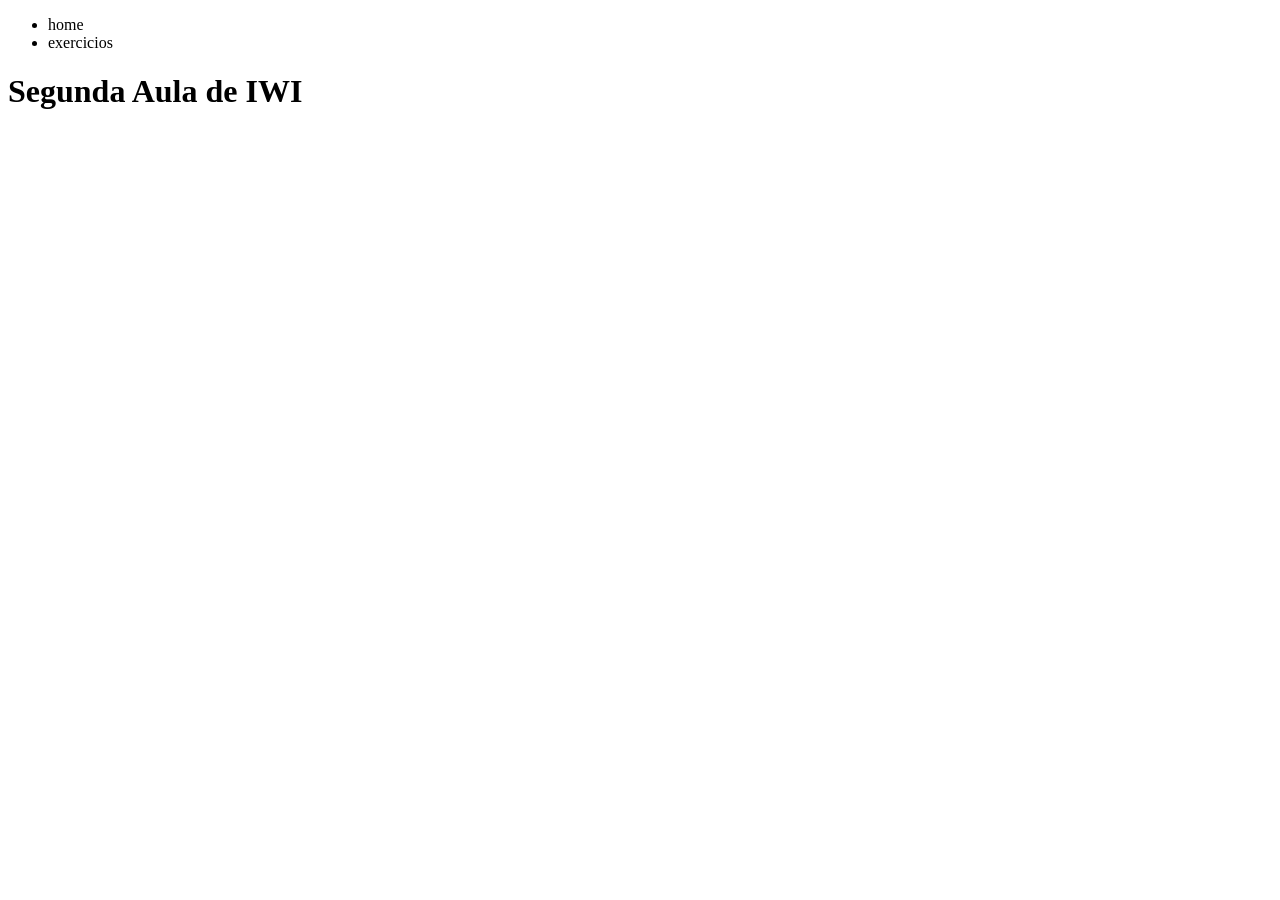
<file: Aula02/index.html>
<!DOCTYPE html>
<html lang="en">
<head>
    <meta charset="UTF-8">
    <meta name="viewport" content="width=device-width, initial-scale=1.0">
    <title>JavaScript Básico: Estrutura básica</title>
    <script src="exerciciosaula03.js"></script>
</head>
<body>
    <nav>
        <ul>
            <li>home</li>
            <li>exercicios</li>
        </ul>
    </nav>

    <h1 class="h1">Segunda Aula de IWI</h1>
  

</body>
</html>
</file>
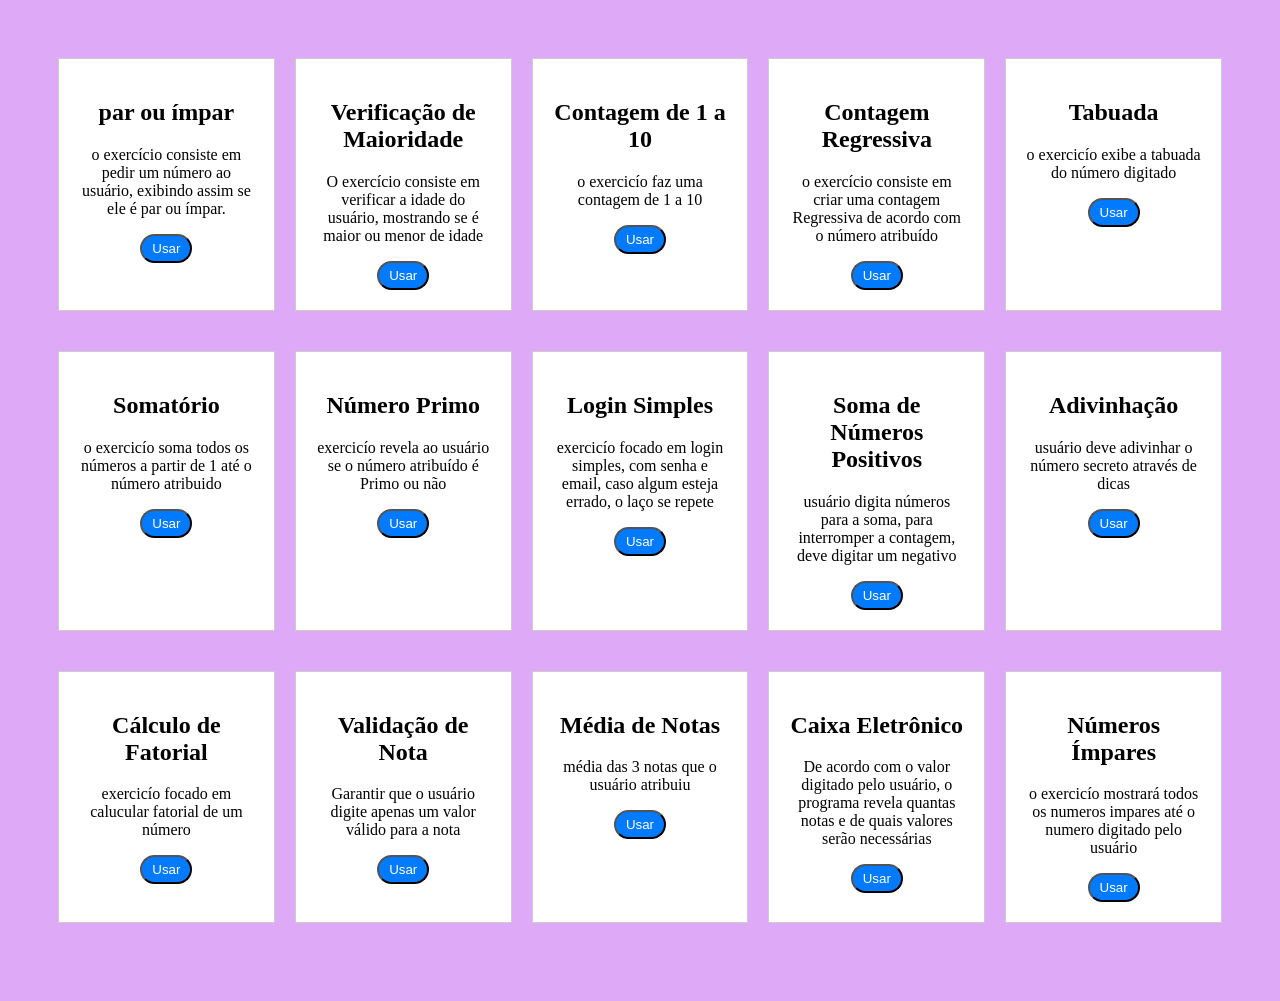
<file: siteBotao/index.html>
<!DOCTYPE html>
<html lang="pt-br">
<head>
    <meta charset="UTF-8">
    <meta name="viewport" content="width=device-width, initial-scale=1.0">
    <title>Document</title>
    <link rel="stylesheet" href="estilo.css">
    <script src="script.js"></script>
</head>
<body>
    <div class="container">
        <div class="item">
            <h2>par ou ímpar</h2>
            <p>o exercício consiste em pedir um número ao usuário, exibindo assim se ele é par ou ímpar.</p>
            <button type="button" onclick="parimpar()" class="btn">Usar</button>
        </div>

        <div class="item">
            <h2>Verificação de Maioridade</h2>
            <p>O exercício consiste em verificar a idade do usuário, mostrando se é maior ou menor de idade</p>
            <button onclick="maior()" class="btn">Usar</button>
        </div>

        <div class="item">
            <h2>Contagem de 1 a 10</h2>
            <p>o exercicío faz uma contagem de 1 a 10</p>
            <button onclick="contagem()" class="btn">Usar</button>
        </div>

        <div class="item">
            <h2>Contagem Regressiva</h2>
            <p>o exercício consiste em criar uma contagem Regressiva de acordo com o número atribuído</p>
            <button onclick="regressiva()" class="btn">Usar</button>
        </div>

        <div class="item">
            <h2>Tabuada</h2>
            <p>o exercicío exibe a tabuada do número digitado</p>
            <button onclick="tabuada()" class="btn">Usar</button>
        </div>

        <div class="item">
            <h2>Somatório</h2>
            <p>o exercicío soma todos os números a partir de 1 até o número atribuido</p>
            <button onclick="somatorio()" class="btn">Usar</button>
        </div>

        <div class="item">
            <h2>Número Primo</h2>
            <p>exercicío revela ao usuário se o número atribuído é Primo ou não</p>
            <button onclick="primo()" class="btn">Usar</button>
        </div>

        <div class="item">
            <h2>Login Simples</h2>
            <p>exercicío focado em login simples, com senha e email, caso algum esteja errado, o laço se repete</p>
            <button onclick="login()" class="btn">Usar</button>
        </div>

        <div class="item">
            <h2>Soma de Números Positivos</h2>
            <p>usuário digita números para a soma, para interromper a contagem, deve digitar um negativo
            </p>
            <button onclick="positivo()" class="btn">Usar</button>
        </div>

        <div class="item">
            <h2>Adivinhação</h2>
            <p>usuário deve adivinhar o número secreto através de dicas</p>
            <button onclick="adivinhar()" class="btn">Usar</button>
        </div>

        <div class="item">
            <h2>Cálculo de Fatorial</h2>
            <p>exercicío focado em calucular fatorial de um número</p>
            <button onclick="fatorial()" class="btn">Usar</button>
        </div>

        <div class="item">
            <h2>Validação de Nota</h2>
            <p>Garantir que o usuário digite apenas um valor válido para a nota</p>
            <button onclick="notas()" class="btn">Usar</button>
        </div>

        <div class="item">
            <h2>Média de Notas</h2>
            <p>média das 3 notas que o usuário atribuiu</p>
            <button onclick="media()" class="btn">Usar</button>
        </div>

        <div class="item">
            <h2>Caixa Eletrônico</h2>
            <p>De acordo com o valor digitado pelo usuário, o programa revela quantas notas e de quais valores serão necessárias</p>
            <button onclick="caixa()" class="btn">Usar</button>
        </div>

        <div class="item">
            <h2>Números Ímpares</h2>
            <p>o exercicío mostrará todos os numeros impares até o numero digitado pelo usuário</p>
            <button onclick="nums()" class="btn">Usar</button>
        </div>
    </div>
</body>
</html>
</file>
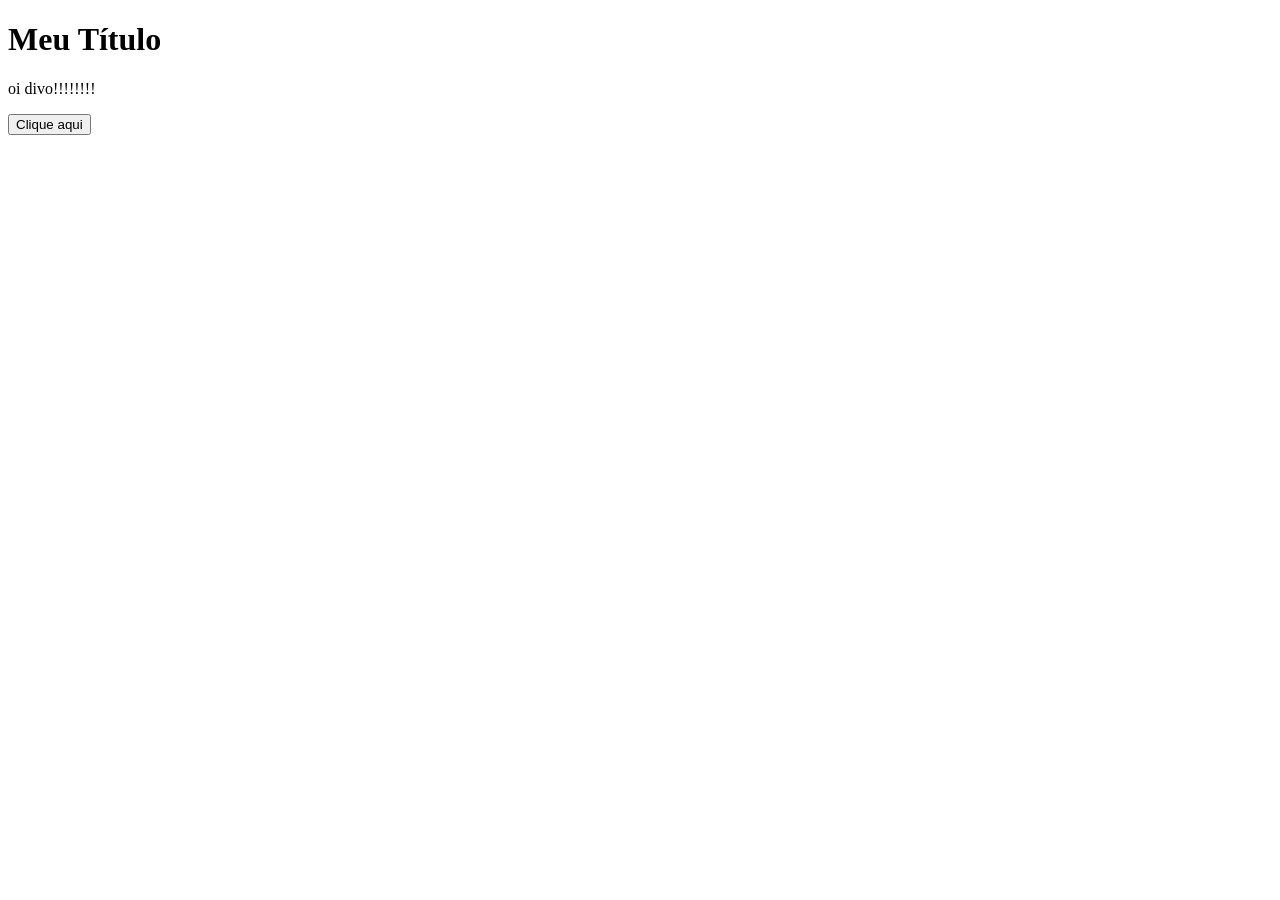
<file: aula06/página.html>
<!DOCTYPE html>
<html>
<head>
  <title>Exemplo DOM</title>
</head>
<body>

  <h1>Meu Título</h1>
  <p id="texto">oi divo!!!!!!!!</p>
  <button onclick="mudarTexto()">Clique aqui</button>

  <script>
    function mudarTexto() {
      document.getElementById("texto").innerText = "oi diva!!!!!!!";
    }
  </script>

</body>
</html>
</file>
<file: siteBotao/estilo.css>
body{
    background-color: #deaaf7;
}

.container{
    max-width: 1200px;
    margin: 0 auto;
    padding: 20px;

    display: grid;
    grid-template-columns: repeat(auto-fit, minmax(200px, 1fr));
    gap: 20px;
    text-align: center;
    padding: 50px;
}

.item{
    background-color: #fff;
    border: 1px solid #ccc;
    padding: 20px;
    margin-bottom: 20px;
    text-align: center;
}

.btn{
    display: inline-block;
    padding: 5px 10px;
    background-color: #007bff;
    color: #fff;
    text-decoration: none;
    border-radius: 25px;
    transition: background-color 0.3s ease;
}
</file>
